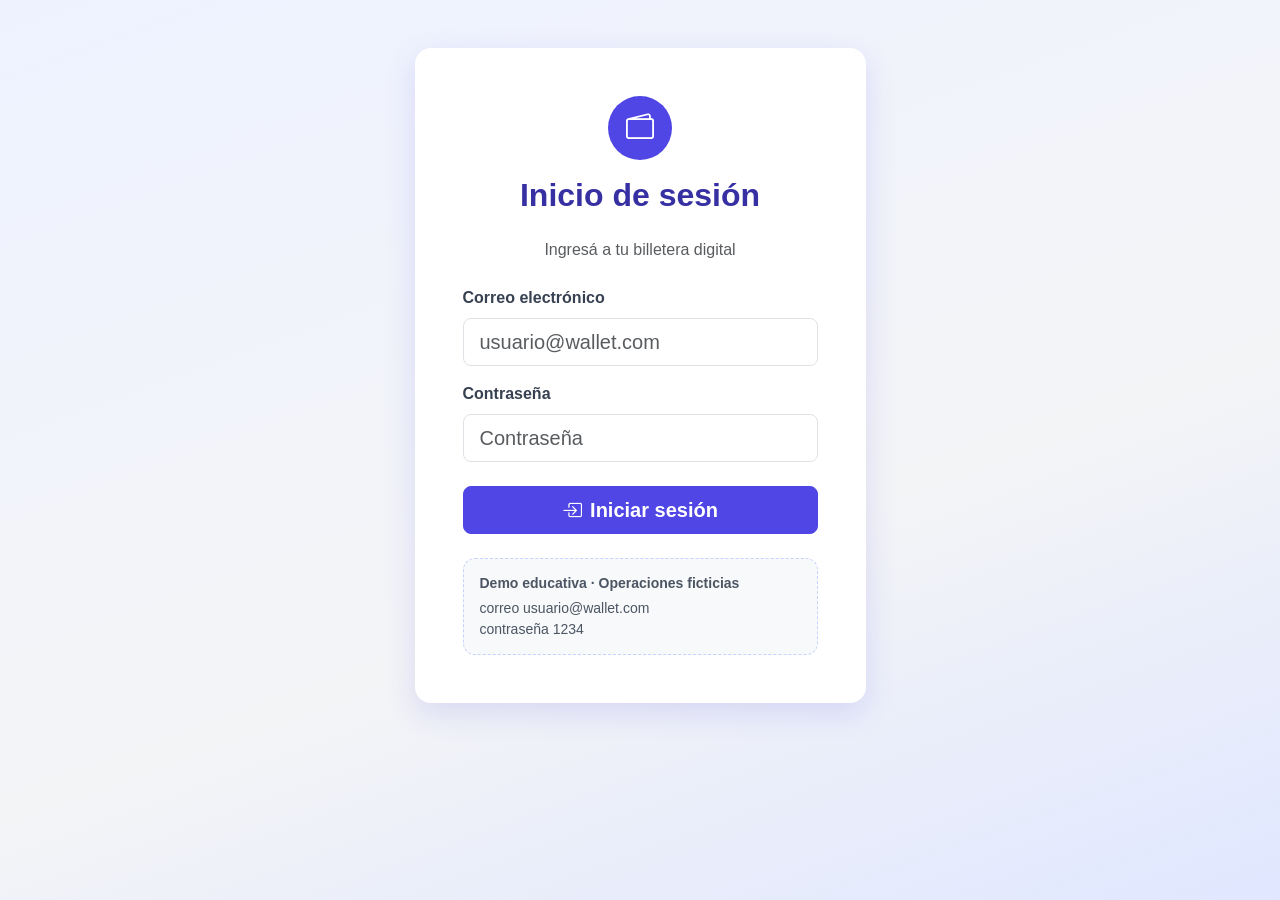
<file: index.html>
<!DOCTYPE html>
<html lang="es">
<head>
    <meta charset="UTF-8">
    <meta name="viewport" content="width=device-width, initial-scale=1.0">
    <title>Alke Wallet</title>

    <meta http-equiv="refresh" content="0; url=login.html">
</head>

<body>
  <noscript><p class="alert alert-warning">Alke Wallet necesita JavaScript para funcionar. Activá JavaScript y recargá la página.</p></noscript>
    <h1>Alke Wallet</h1>
    <p>Ingresando a Alke Wallet...</p>

    <p>
        Si no eres redirigido automáticamente
        <a href="login.html">haz clic aquí</a>
    </p>
</body>
</html>
</file>
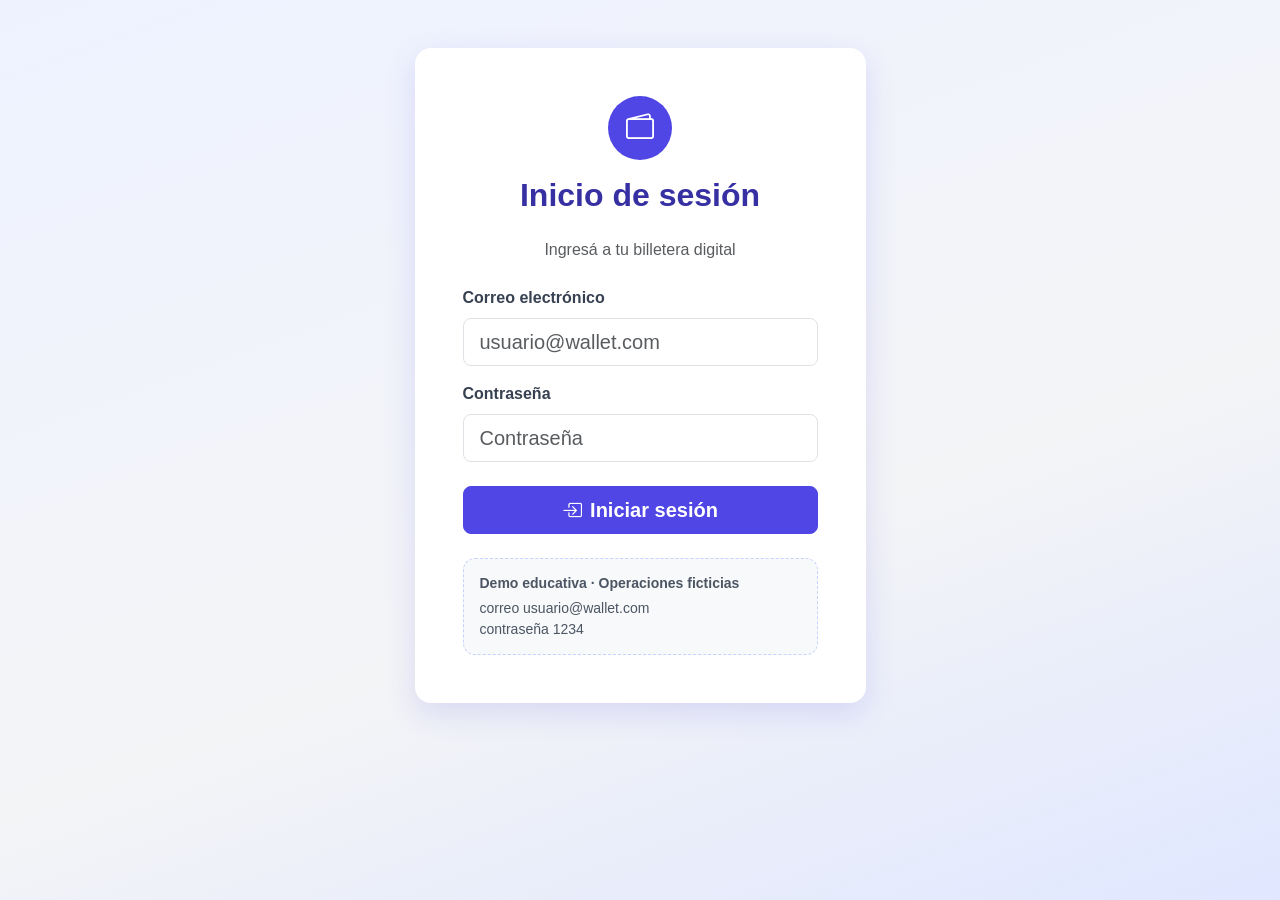
<file: deposit.html>
<!DOCTYPE html>
<html lang="es">
<head>
  <meta charset="UTF-8">
  <meta name="viewport" content="width=device-width, initial-scale=1.0">
  <title>Alke Wallet · Depositar</title>
  <link href="https://cdn.jsdelivr.net/npm/bootstrap@5.3.3/dist/css/bootstrap.min.css" rel="stylesheet">
  <link href="https://cdn.jsdelivr.net/npm/bootstrap-icons@1.11.3/font/bootstrap-icons.css" rel="stylesheet">
  <link href="css/style.css" rel="stylesheet">
</head>
<body>
  <noscript><p class="alert alert-warning">Alke Wallet necesita JavaScript para funcionar. Activá JavaScript y recargá la página.</p></noscript>
  <main class="container py-5" id="contenido">
    <div class="row justify-content-center">
      <div class="col-11 col-sm-8 col-md-6 col-lg-5">
        <div class="wallet-card p-4 p-md-5">
          <div class="d-flex align-items-center mb-4">
            <a href="menu.html" class="btn btn-sm btn-light border me-3" aria-label="Volver al menú">
              <i aria-hidden="true" class="bi bi-arrow-left"></i>
            </a>
            <h1 class="h2 wallet-header mb-0">Depositar</h1>
          </div>

          <p class="text-muted">Ingresá el monto que querés depositar en tu billetera</p>

          <div class="saldo-box mb-4 py-3">
            <div class="saldo-label">Saldo actual</div>
            <div class="saldo-monto fs-3" id="saldoActual">$0,00</div>
          </div>

          <div id="alert-container" aria-live="polite"></div>

          <form id="depositForm" novalidate>
            <div class="mb-3">
              <label for="monto" class="form-label">Monto a depositar</label>
              <div class="input-group input-group-lg">
                <span class="input-group-text">$</span>
                <input type="number" class="form-control" id="monto" placeholder="0,00" min="0.01" max="999999999.99" step="0.01" required>
              </div>
              <div class="invalid-feedback">Ingresá un monto válido mayor a 0</div>
            </div>

            <div class="d-grid mt-4">
              <button type="submit" class="btn btn-wallet-primary btn-lg">
                <i aria-hidden="true" class="bi bi-cash-coin me-2"></i>Realizar depósito
              </button>
            </div>
          </form>

          <div id="depositLegend" class="deposit-legend mt-3 d-none"></div>
        </div>
      </div>
    </div>
  </main>

  <script src="https://code.jquery.com/jquery-3.7.1.min.js"></script>
  <script src="https://cdn.jsdelivr.net/npm/bootstrap@5.3.3/dist/js/bootstrap.bundle.min.js"></script>
  <script src="js/wallet.js"></script>
  <script src="js/script.js"></script>
</body>
</html>
</file>
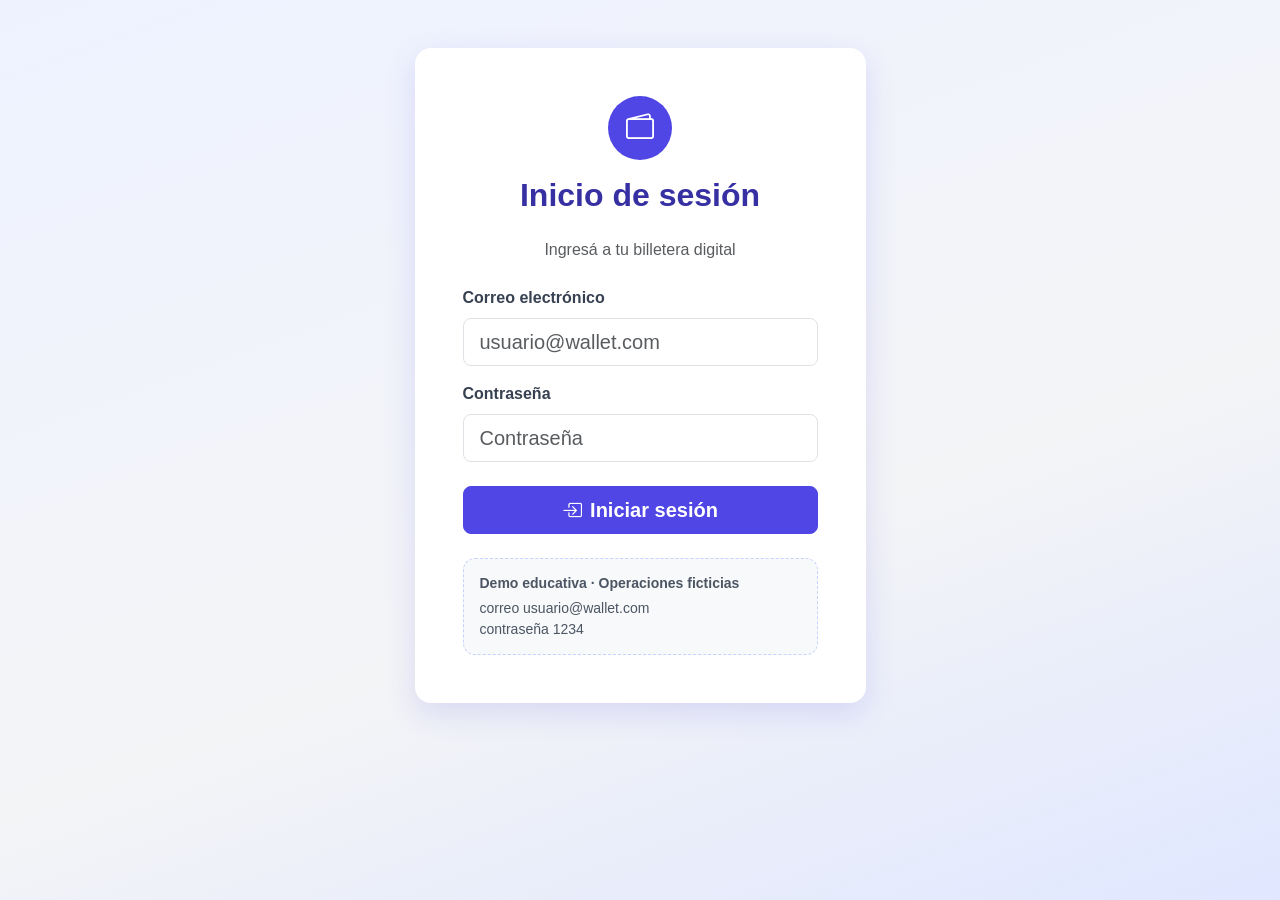
<file: login.html>
<!DOCTYPE html>
<html lang="es">
<head>
  <meta charset="UTF-8">
  <meta name="viewport" content="width=device-width, initial-scale=1.0">
  <title>Alke Wallet · Inicio de sesión</title>
  <link href="https://cdn.jsdelivr.net/npm/bootstrap@5.3.3/dist/css/bootstrap.min.css" rel="stylesheet">
  <link href="https://cdn.jsdelivr.net/npm/bootstrap-icons@1.11.3/font/bootstrap-icons.css" rel="stylesheet">
  <link href="css/style.css" rel="stylesheet">
</head>
<body>
  <noscript><p class="alert alert-warning">Alke Wallet necesita JavaScript para funcionar. Activá JavaScript y recargá la página.</p></noscript>
  <main class="container py-5" id="contenido">
    <div class="row justify-content-center">
      <div class="col-11 col-sm-8 col-md-6 col-lg-5">
        <div class="wallet-card p-4 p-md-5">
          <div class="wallet-icon-circle">
            <i aria-hidden="true" class="bi bi-wallet2"></i>
          </div>

          <h1 class="h2 wallet-header text-center">Inicio de sesión</h1>
          <p class="text-muted text-center mb-4">Ingresá a tu billetera digital</p>

          <div id="loginMensaje" class="alert d-none" role="alert"></div>

          <form id="loginForm" novalidate>
            <div class="mb-3">
              <label for="email" class="form-label">Correo electrónico</label>
              <input type="email" class="form-control form-control-lg" id="email" autocomplete="username" placeholder="usuario@wallet.com" required>
              <div class="invalid-feedback">Ingresá un correo electrónico válido</div>
            </div>

            <div class="mb-3">
              <label for="password" class="form-label">Contraseña</label>
              <input type="password" class="form-control form-control-lg" id="password" autocomplete="current-password" placeholder="Contraseña" required>
              <div class="invalid-feedback">Ingresá tu contraseña</div>
            </div>

            <div class="d-grid mt-4">
              <button type="submit" id="btnLogin" class="btn btn-wallet-primary btn-lg">
                <i aria-hidden="true" class="bi bi-box-arrow-in-right me-2"></i>Iniciar sesión
              </button>
            </div>
          </form>

          <div class="demo-box mt-4">
            <div class="small fw-semibold mb-1">Demo educativa · Operaciones ficticias</div>
            <div class="small">correo usuario@wallet.com</div>
            <div class="small">contraseña 1234</div>
          </div>
        </div>
      </div>
    </div>
  </main>

  <script src="https://code.jquery.com/jquery-3.7.1.min.js"></script>
  <script src="https://cdn.jsdelivr.net/npm/bootstrap@5.3.3/dist/js/bootstrap.bundle.min.js"></script>
  <script src="js/wallet.js"></script>
  <script src="js/script.js"></script>
</body>
</html>
</file>
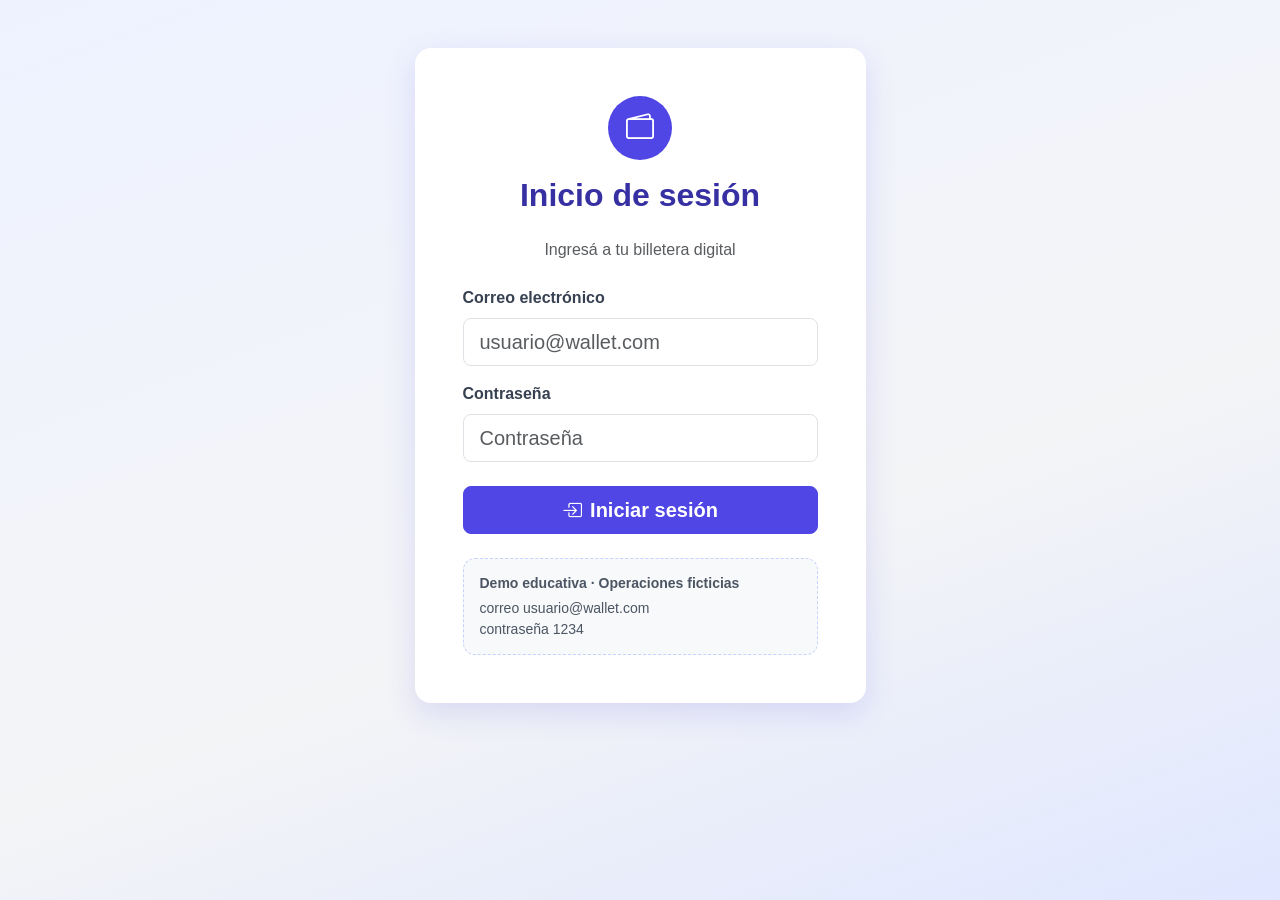
<file: menu.html>
<!DOCTYPE html>
<html lang="es">
<head>
  <meta charset="UTF-8">
  <meta name="viewport" content="width=device-width, initial-scale=1.0">
  <title>Alke Wallet · Menú principal</title>
  <link href="https://cdn.jsdelivr.net/npm/bootstrap@5.3.3/dist/css/bootstrap.min.css" rel="stylesheet">
  <link href="https://cdn.jsdelivr.net/npm/bootstrap-icons@1.11.3/font/bootstrap-icons.css" rel="stylesheet">
  <link href="css/style.css" rel="stylesheet">
</head>
<body>
  <noscript><p class="alert alert-warning">Alke Wallet necesita JavaScript para funcionar. Activá JavaScript y recargá la página.</p></noscript>
  <main class="container py-5" id="contenido">
    <div class="row justify-content-center">
      <div class="col-11 col-sm-9 col-md-7 col-lg-5">
        <div class="wallet-card p-4 p-md-5">
          <div class="d-flex justify-content-between align-items-center mb-4 flex-wrap gap-2">
            <h1 class="h2 wallet-header mb-0">Menú principal</h1>
            <span class="badge rounded-pill text-bg-light border" id="userBadge">
              <i aria-hidden="true" class="bi bi-person-circle me-1"></i><span id="userEmail">Usuario</span>
            </span>
          </div>

          <div class="saldo-box mb-4">
            <div class="saldo-label">Saldo disponible</div>
            <div class="saldo-monto" id="saldoActual">$0,00</div>
          </div>

          <div id="redireccionMensaje" class="alert alert-info py-2 d-none text-center" role="alert"></div>

          <div class="d-grid gap-3">
            <button type="button" id="btnDepositar" class="btn btn-wallet-primary menu-btn">
              <i aria-hidden="true" class="bi bi-plus-circle me-2"></i>Depositar
            </button>
            <button type="button" id="btnRetirar" class="btn btn-wallet-outline menu-btn">
              <i aria-hidden="true" class="bi bi-cash-stack me-2"></i>Retirar dinero
            </button>
            <button type="button" id="btnMenuEnviar" class="btn btn-wallet-outline menu-btn">
              <i aria-hidden="true" class="bi bi-send me-2"></i>Enviar dinero
            </button>
            <button type="button" id="btnRecibir" class="btn btn-wallet-outline menu-btn">
              <i aria-hidden="true" class="bi bi-arrow-down-circle me-2"></i>Recibir dinero
            </button>
            <button type="button" id="btnMovimientos" class="btn btn-wallet-outline menu-btn">
              <i aria-hidden="true" class="bi bi-clock-history me-2"></i>Últimos movimientos
            </button>
          </div>

          <div class="text-center mt-4">
            <a href="login.html" class="wallet-footer-link small" id="logoutLink">
              <i aria-hidden="true" class="bi bi-box-arrow-left me-1"></i>Cerrar sesión
            </a>
          </div>
        </div>
      </div>
    </div>
  </main>

  <script src="https://code.jquery.com/jquery-3.7.1.min.js"></script>
  <script src="https://cdn.jsdelivr.net/npm/bootstrap@5.3.3/dist/js/bootstrap.bundle.min.js"></script>
  <script src="js/wallet.js"></script>
  <script src="js/script.js"></script>
</body>
</html>
</file>
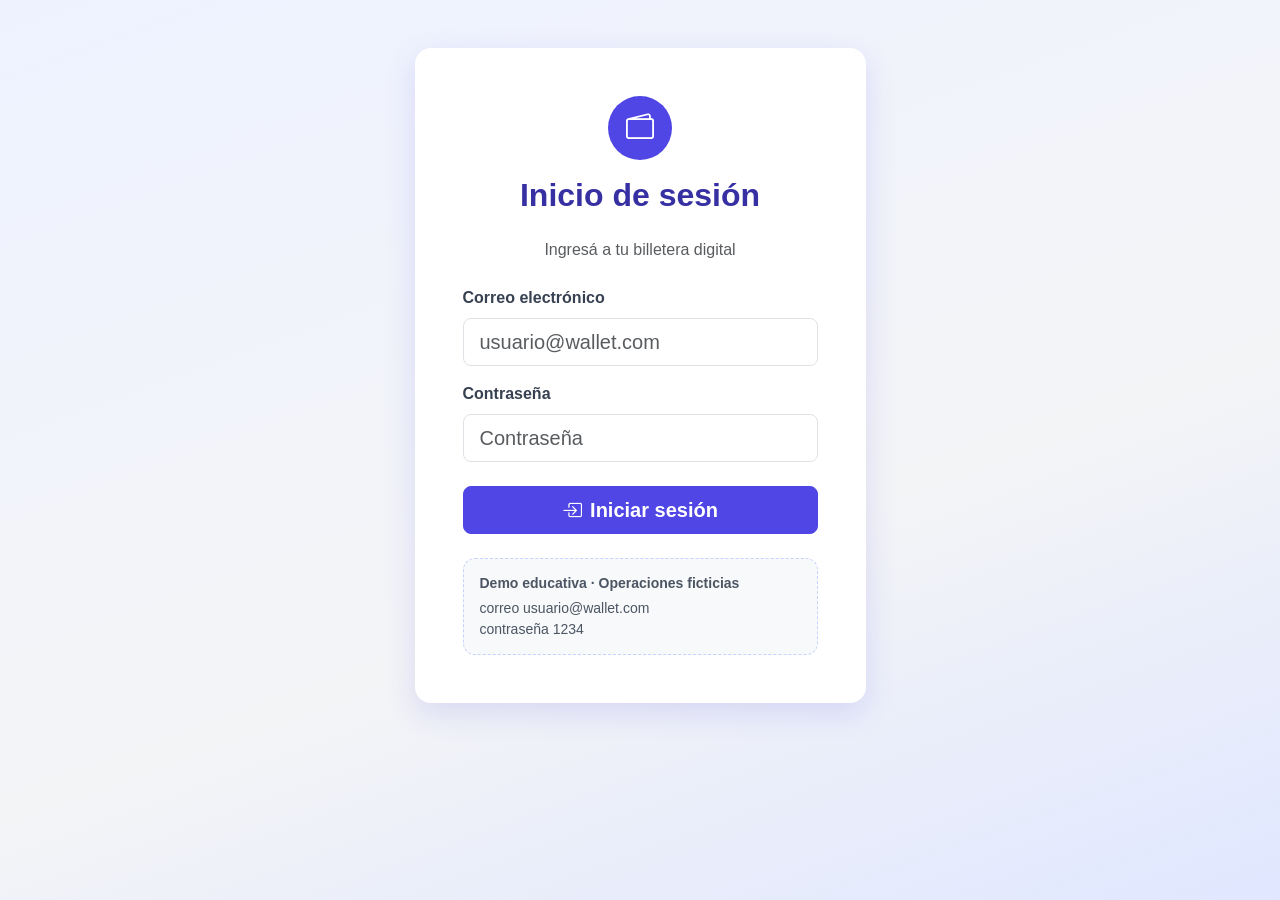
<file: receive.html>
<!DOCTYPE html>
<html lang="es">
<head>
  <meta charset="UTF-8">
  <meta name="viewport" content="width=device-width, initial-scale=1.0">

  <title>Alke Wallet · Recibir dinero</title>

  <link href="https://cdn.jsdelivr.net/npm/bootstrap@5.3.3/dist/css/bootstrap.min.css" rel="stylesheet">
  <link href="https://cdn.jsdelivr.net/npm/bootstrap-icons@1.11.3/font/bootstrap-icons.css" rel="stylesheet">
  <link href="css/style.css" rel="stylesheet">
</head>

<body>
  <noscript><p class="alert alert-warning">Alke Wallet necesita JavaScript para funcionar. Activá JavaScript y recargá la página.</p></noscript>

  <main class="container py-5" id="contenido">

    <div class="row justify-content-center">

      <div class="col-11 col-sm-8 col-md-6 col-lg-5">

        <div class="wallet-card p-4 p-md-5">

          <div class="d-flex align-items-center mb-4">

            <a href="menu.html" class="btn btn-sm btn-light border me-3" aria-label="Volver al menú">
              <i aria-hidden="true" class="bi bi-arrow-left"></i>
            </a>

            <h1 class="h2 wallet-header mb-0">
              Recibir dinero
            </h1>

          </div>

          <p class="text-muted">
            Simulá la recepción de dinero en tu billetera
          </p>

          <div class="saldo-box mb-4 py-3">

            <div class="saldo-label">
              Saldo actual
            </div>

            <div class="saldo-monto fs-3" id="saldoRecepcion">
              $0,00
            </div>

          </div>

          <div id="recepcionAlertContainer" aria-live="polite"></div>

          <form id="recepcionForm" novalidate>

            <div class="mb-3">

              <label for="montoRecepcion" class="form-label">
                Monto a recibir
              </label>

              <div class="input-group input-group-lg">

                <span class="input-group-text">$</span>

                <input
                  type="number"
                  class="form-control"
                  id="montoRecepcion"
                  min="0.01" max="999999999.99"
                  step="0.01"
                  required
                >

              </div>

            </div>

            <div class="d-grid">

              <button type="submit" class="btn btn-wallet-primary btn-lg">

                <i aria-hidden="true" class="bi bi-arrow-down-circle me-2"></i>
                Recibir dinero

              </button>

            </div>

          </form>

        </div>

      </div>

    </div>

  </main>

  <script src="https://code.jquery.com/jquery-3.7.1.min.js"></script>

  <script src="https://cdn.jsdelivr.net/npm/bootstrap@5.3.3/dist/js/bootstrap.bundle.min.js"></script>

  <script src="js/wallet.js"></script>
  <script src="js/script.js"></script>

</body>
</html>
</file>
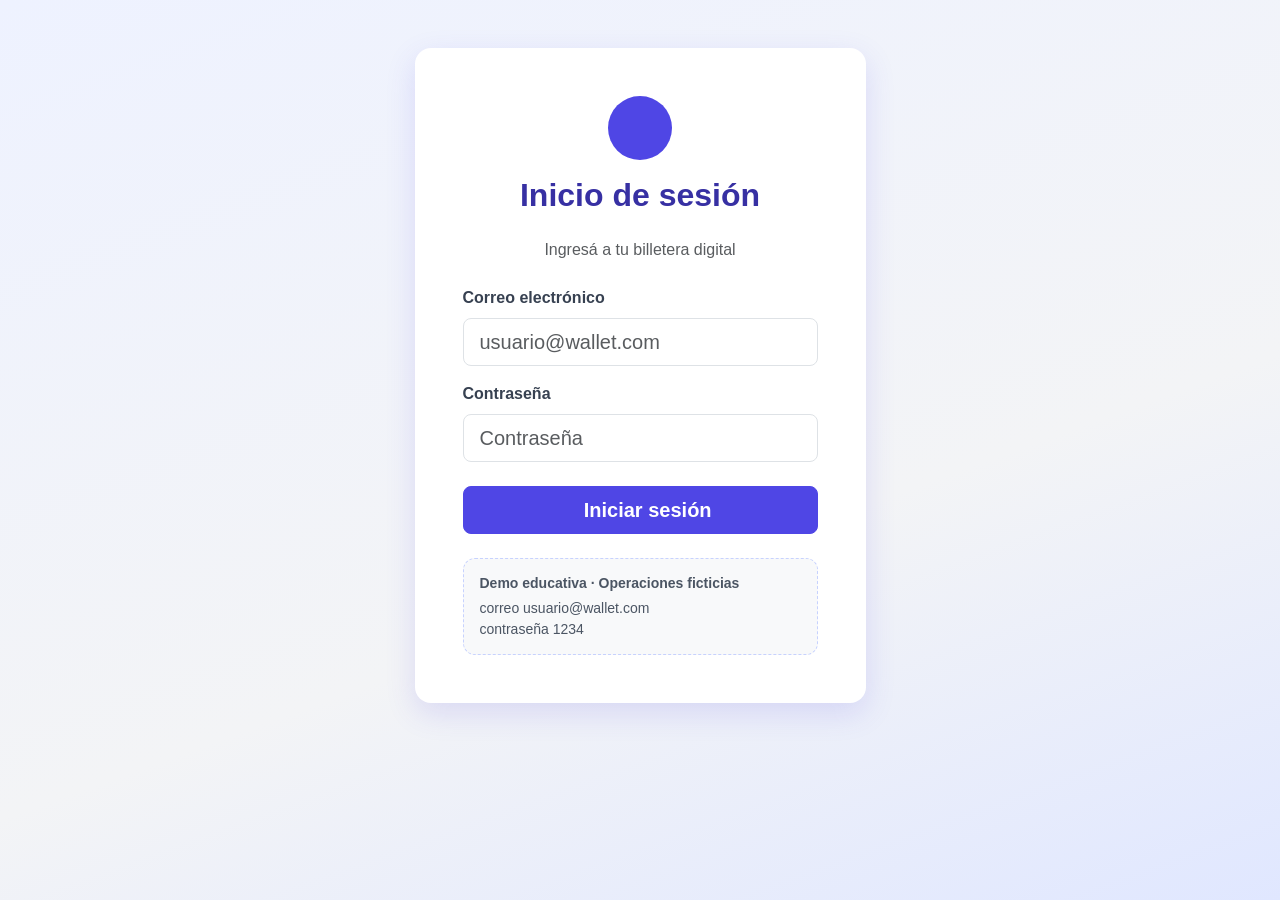
<file: sendmoney.html>
<!DOCTYPE html>
<html lang="es">
<head>
  <meta charset="UTF-8">
  <meta name="viewport" content="width=device-width, initial-scale=1.0">
  <title>Alke Wallet · Enviar dinero</title>
  <link href="https://cdn.jsdelivr.net/npm/bootstrap@5.3.3/dist/css/bootstrap.min.css" rel="stylesheet">
  <link href="https://cdn.jsdelivr.net/npm/bootstrap-icons@1.11.3/font/bootstrap-icons.css" rel="stylesheet">
  <link href="css/style.css" rel="stylesheet">
</head>
<body>
  <noscript><p class="alert alert-warning">Alke Wallet necesita JavaScript para funcionar. Activá JavaScript y recargá la página.</p></noscript>
  <main class="container py-5" id="contenido">
    <div class="row justify-content-center">
      <div class="col-11 col-sm-10 col-md-8 col-lg-6">
        <div class="wallet-card p-4 p-md-5">
          <div class="d-flex align-items-center mb-4">
            <a href="menu.html" class="btn btn-sm btn-light border me-3" aria-label="Volver al menú">
              <i aria-hidden="true" class="bi bi-arrow-left"></i>
            </a>
            <h1 class="h2 wallet-header mb-0">Enviar dinero</h1>
          </div>

          <div class="saldo-mini mb-4">
            saldo disponible <strong id="saldoEnvio">$0,00</strong>
          </div>

          <form id="searchForm" class="mb-3" novalidate>
            <label for="buscarContacto" class="form-label">Buscar en la agenda de transferencias</label>
            <div class="input-group">
              <input type="text" class="form-control" id="buscarContacto" placeholder="Nombre o alias">
              <button class="btn btn-wallet-primary" type="submit">
                <i aria-hidden="true" class="bi bi-search me-1"></i>Buscar
              </button>
            </div>
          </form>

          <div class="d-flex justify-content-end mb-3">
            <button type="button" id="btnMostrarContacto" aria-expanded="false" aria-controls="nuevoContactoContainer" class="btn btn-wallet-outline btn-sm">
              <i aria-hidden="true" class="bi bi-person-plus me-1"></i>Agregar nuevo contacto
            </button>
          </div>

          <div id="nuevoContactoContainer" class="contact-form-box mb-4" style="display:none">
            <h2 class="h5 mb-3">Nuevo contacto</h2>
            <div id="contactoAlertContainer" aria-live="polite"></div>
            <form id="nuevoContactoForm" novalidate>
              <div class="mb-3">
                <label for="contactoNombre" class="form-label">Nombre y apellido</label>
                <input type="text" class="form-control" id="contactoNombre" maxlength="100" required>
                <div class="invalid-feedback">Ingresá el nombre del contacto</div>
              </div>

              <div class="mb-3">
                <label for="contactoCbu" class="form-label">Número de CBU</label>
                <input type="text" class="form-control" id="contactoCbu" pattern="[0-9]{22}" inputmode="numeric" maxlength="22" placeholder="22 dígitos" required>
                <div class="invalid-feedback">El CBU debe tener exactamente 22 números</div>
              </div>

              <div class="mb-3">
                <label for="contactoAlias" class="form-label">Alias</label>
                <input type="text" class="form-control" id="contactoAlias" maxlength="100" required>
                <div class="invalid-feedback">Ingresá un alias</div>
              </div>

              <div class="mb-3">
                <label for="contactoBanco" class="form-label">Banco</label>
                <input type="text" class="form-control" id="contactoBanco" maxlength="100" required>
                <div class="invalid-feedback">Ingresá el banco</div>
              </div>

              <div class="d-flex gap-2 justify-content-end">
                <button type="button" id="btnCancelarContacto" class="btn btn-light">Cancelar</button>
                <button type="submit" class="btn btn-wallet-primary">Guardar contacto</button>
              </div>
            </form>
          </div>

          <h2 class="h6 text-muted mb-2">Agenda de contactos</h2>
          <div id="listaContactos" class="list-group mb-3"></div>
          <p id="sinResultados" class="text-muted small d-none">No se encontraron contactos con ese criterio</p>

          <div id="contactoSeleccionadoBox" class="border rounded-3 p-3 mb-3 d-none selected-contact-box">
            <div class="small text-muted mb-1">Contacto seleccionado</div>
            <div class="fw-semibold" id="contactoSeleccionadoNombre">—</div>
            <div class="text-muted small mb-3" id="contactoSeleccionadoAlias">—</div>

            <form id="enviarDineroForm" novalidate>
              <div class="mb-3">
                <label for="montoEnvio" class="form-label">Monto a enviar</label>
                <div class="input-group">
                  <span class="input-group-text">$</span>
                  <input type="number" class="form-control" id="montoEnvio" min="0.01" max="999999999.99" step="0.01" required>
                </div>
              </div>

              <div class="d-grid">
                <button type="submit" id="btnEnviarDinero" class="btn btn-wallet-primary">
                  <i aria-hidden="true" class="bi bi-send-fill me-2"></i>Enviar dinero
                </button>
              </div>
            </form>
          </div>

          <div id="envioConfirmacion" class="alert d-none mt-3" role="alert"></div>
        </div>
      </div>
    </div>
  </main>

  <script src="https://code.jquery.com/jquery-3.7.1.min.js"></script>
  <script src="https://cdn.jsdelivr.net/npm/bootstrap@5.3.3/dist/js/bootstrap.bundle.min.js"></script>
  <script src="js/wallet.js"></script>
  <script src="js/script.js"></script>
</body>
</html>
</file>
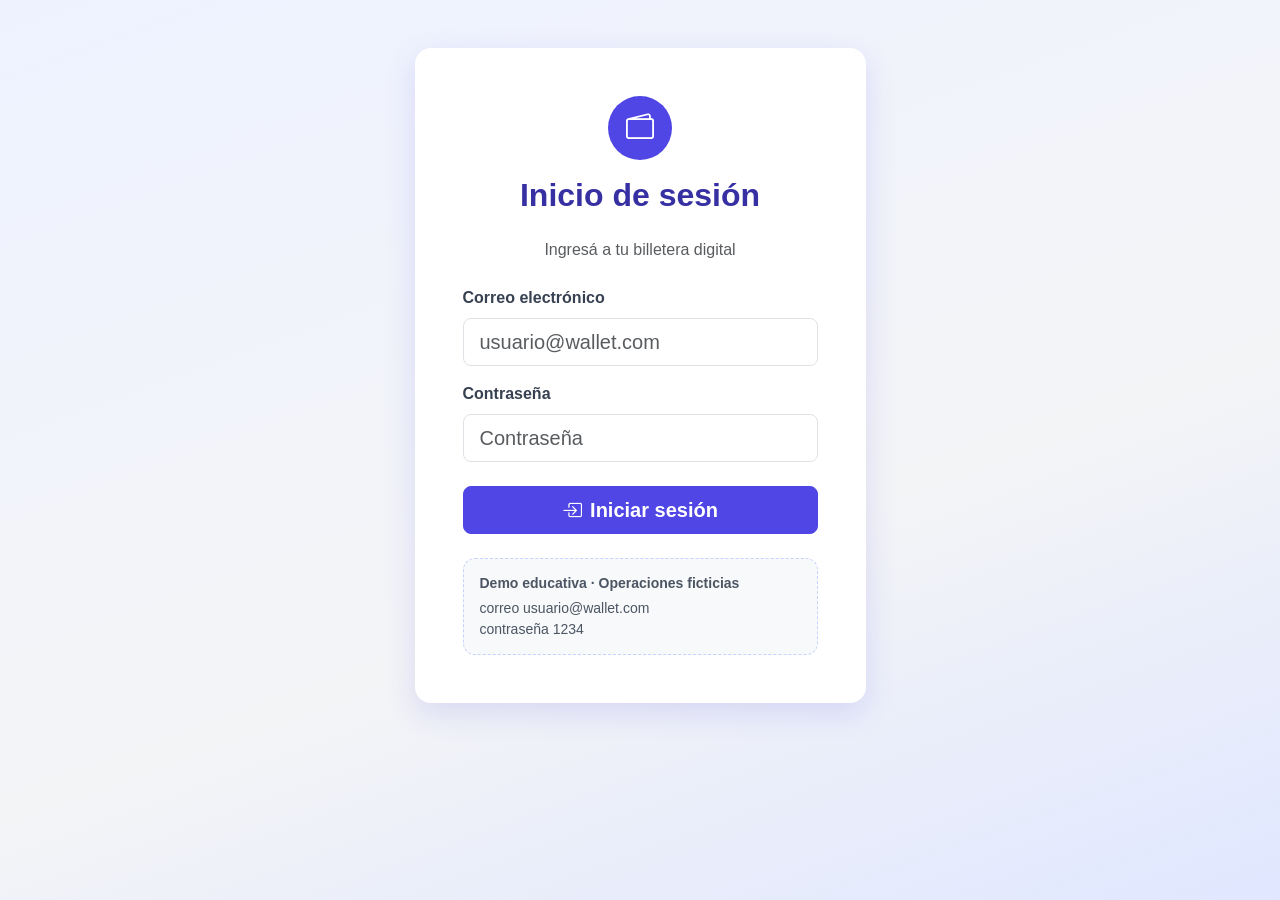
<file: transactions.html>
<!DOCTYPE html>
<html lang="es">
<head>
  <meta charset="UTF-8">
  <meta name="viewport" content="width=device-width, initial-scale=1.0">
  <title>Alke Wallet · Últimos movimientos</title>
  <link href="https://cdn.jsdelivr.net/npm/bootstrap@5.3.3/dist/css/bootstrap.min.css" rel="stylesheet">
  <link href="https://cdn.jsdelivr.net/npm/bootstrap-icons@1.11.3/font/bootstrap-icons.css" rel="stylesheet">
  <link href="css/style.css" rel="stylesheet">
</head>
<body>
  <noscript><p class="alert alert-warning">Alke Wallet necesita JavaScript para funcionar. Activá JavaScript y recargá la página.</p></noscript>
  <main class="container py-5" id="contenido">
    <div class="row justify-content-center">
      <div class="col-11 col-sm-10 col-md-8 col-lg-6">
        <div class="wallet-card p-4 p-md-5">
          <div class="d-flex align-items-center mb-4">
            <a href="menu.html" class="btn btn-sm btn-light border me-3" aria-label="Volver al menú">
              <i aria-hidden="true" class="bi bi-arrow-left"></i>
            </a>
            <h1 class="h2 wallet-header mb-0">Últimos movimientos</h1>
          </div>

          <form id="filtroForm" class="mb-4">
            <label for="filtroTipo" class="form-label">Filtrar por tipo de movimiento</label>
            <select id="filtroTipo" class="form-select">
              <option value="todos">Todos los movimientos</option>
              <option value="compra">Compra</option>
              <option value="deposito">Depósito</option>
              <option value="retiro">Retiro</option>
              <option value="transferencia_recibida">Transferencia recibida</option>
              <option value="transferencia_enviada">Transferencia enviada</option>
            </select>
          </form>

          <div id="listaMovimientos" class="list-group mb-4"></div>
          <p id="sinMovimientos" class="text-muted text-center d-none">No hay movimientos para el filtro seleccionado</p>

          <div class="d-grid">
            <a href="menu.html" class="btn btn-wallet-primary btn-lg">
              <i aria-hidden="true" class="bi bi-house-door me-2"></i>Volver al Menú principal
            </a>
          </div>
        </div>
      </div>
    </div>
  </main>

  <script src="https://code.jquery.com/jquery-3.7.1.min.js"></script>
  <script src="https://cdn.jsdelivr.net/npm/bootstrap@5.3.3/dist/js/bootstrap.bundle.min.js"></script>
  <script src="js/wallet.js"></script>
  <script src="js/script.js"></script>
</body>
</html>
</file>
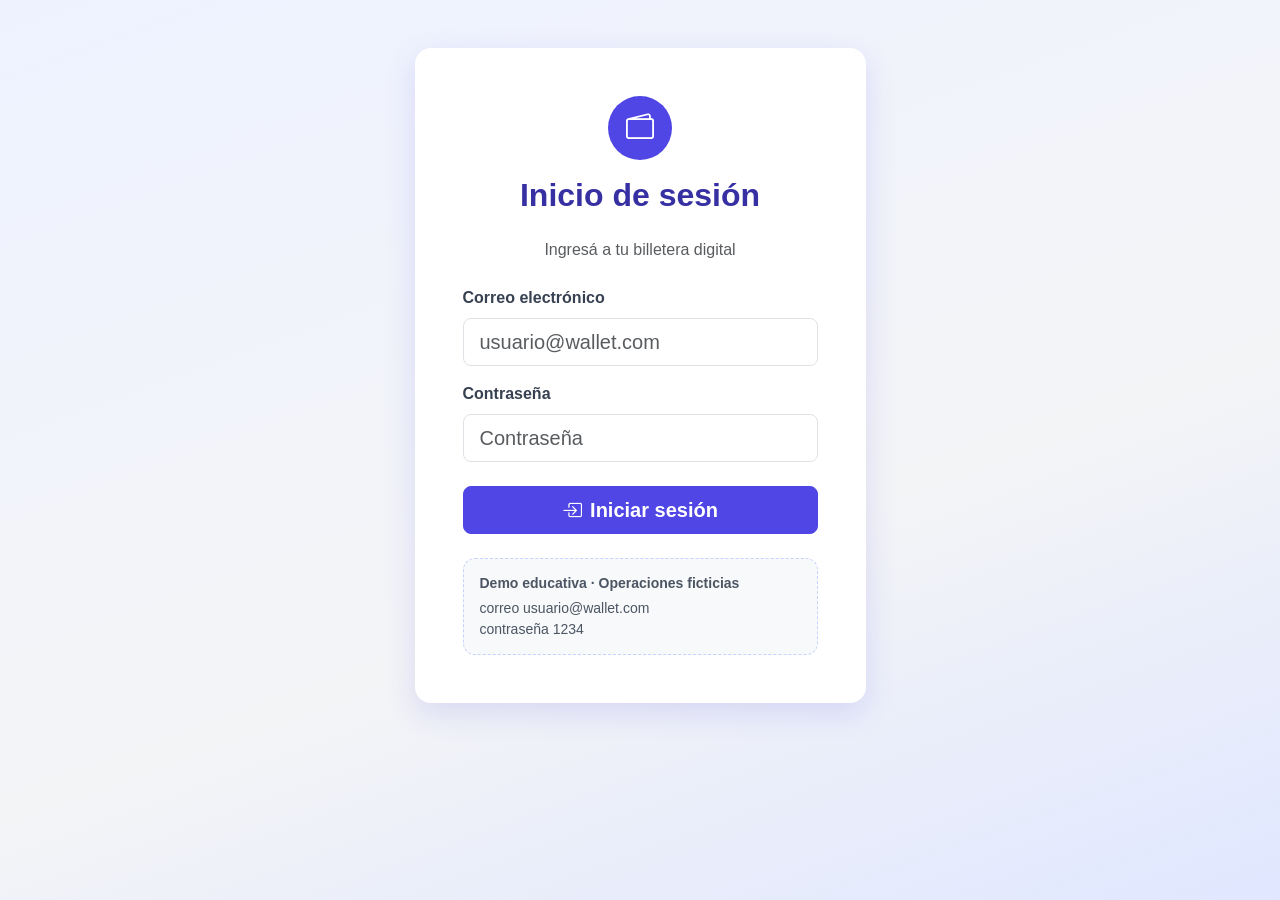
<file: withdraw.html>
<!DOCTYPE html>
<html lang="es">
<head>
  <meta charset="UTF-8">
  <meta name="viewport" content="width=device-width, initial-scale=1.0">
  <title>Alke Wallet · Retirar</title>

  <link href="https://cdn.jsdelivr.net/npm/bootstrap@5.3.3/dist/css/bootstrap.min.css" rel="stylesheet">
  <link href="https://cdn.jsdelivr.net/npm/bootstrap-icons@1.11.3/font/bootstrap-icons.css" rel="stylesheet">
  <link href="css/style.css" rel="stylesheet">
</head>

<body>
  <noscript><p class="alert alert-warning">Alke Wallet necesita JavaScript para funcionar. Activá JavaScript y recargá la página.</p></noscript>

  <main class="container py-5" id="contenido">

    <div class="row justify-content-center">

      <div class="col-11 col-sm-8 col-md-6 col-lg-5">

        <div class="wallet-card p-4 p-md-5">

          <div class="d-flex align-items-center mb-4">

            <a href="menu.html" class="btn btn-sm btn-light border me-3" aria-label="Volver al menú">
              <i aria-hidden="true" class="bi bi-arrow-left"></i>
            </a>

            <h1 class="h2 wallet-header mb-0">Retirar dinero</h1>

          </div>

          <p class="text-muted">
            Ingresá el monto que querés retirar de tu billetera
          </p>

          <div class="saldo-box mb-4 py-3">

            <div class="saldo-label">
              Saldo disponible
            </div>

            <div class="saldo-monto fs-3" id="saldoRetiro">
              $0,00
            </div>

          </div>

          <div id="retiroAlertContainer" aria-live="polite"></div>

          <form id="retiroForm" novalidate>

            <div class="mb-3">

              <label for="montoRetiro" class="form-label">
                Monto a retirar
              </label>

              <div class="input-group input-group-lg">

                <span class="input-group-text">$</span>

                <input
                  type="number"
                  class="form-control"
                  id="montoRetiro"
                  min="0.01" max="999999999.99"
                  step="0.01"
                  required
                >

              </div>

            </div>

            <div class="d-grid">

              <button type="submit" class="btn btn-wallet-primary btn-lg">

                <i aria-hidden="true" class="bi bi-cash-stack me-2"></i>
                Realizar retiro

              </button>

            </div>

          </form>

        </div>

      </div>

    </div>

  </main>

  <script src="https://code.jquery.com/jquery-3.7.1.min.js"></script>

  <script src="https://cdn.jsdelivr.net/npm/bootstrap@5.3.3/dist/js/bootstrap.bundle.min.js"></script>

  <script src="js/wallet.js"></script>
  <script src="js/script.js"></script>

</body>
</html>
</file>
<file: css/style.css>
/* ============================================
   Estilos generales - Billetera Digital
   ============================================ */

:root {
  --wallet-primary: #4f46e5;
  --wallet-primary-dark: #3730a3;
  --wallet-accent: #22c55e;
  --wallet-bg: #f3f4f6;
  --wallet-card-radius: 1rem;
}

body {
  background: linear-gradient(160deg, #eef2ff 0%, #f3f4f6 60%, #e0e7ff 100%);
  min-height: 100vh;
  font-family: "Segoe UI", Roboto, Arial, sans-serif;
  color: #1f2937;
}

.wallet-card {
  background: #ffffff;
  border: none;
  border-radius: var(--wallet-card-radius);
  box-shadow: 0 10px 30px rgba(79, 70, 229, 0.15);
}

.wallet-header {
  color: var(--wallet-primary-dark);
  font-weight: 700;
  margin-bottom: 1.5rem;
}

.wallet-icon-circle {
  width: 64px;
  height: 64px;
  border-radius: 50%;
  background: var(--wallet-primary);
  color: #fff;
  display: flex;
  align-items: center;
  justify-content: center;
  font-size: 1.75rem;
  margin: 0 auto 1rem auto;
}

.btn-wallet-primary {
  background-color: var(--wallet-primary);
  border-color: var(--wallet-primary);
  color: #fff;
  font-weight: 600;
}

.btn-wallet-primary:hover {
  background-color: var(--wallet-primary-dark);
  border-color: var(--wallet-primary-dark);
  color: #fff;
}

.btn-wallet-outline {
  border: 2px solid var(--wallet-primary);
  color: var(--wallet-primary-dark);
  font-weight: 600;
  background: #fff;
}

.btn-wallet-outline:hover {
  background: var(--wallet-primary);
  color: #fff;
}

.saldo-box {
  background: linear-gradient(135deg, var(--wallet-primary) 0%, #6366f1 100%);
  color: #fff;
  border-radius: var(--wallet-card-radius);
  padding: 1.75rem;
  text-align: center;
  box-shadow: 0 8px 20px rgba(79, 70, 229, 0.35);
}

.saldo-box .saldo-label {
  font-size: 0.9rem;
  opacity: 0.85;
  text-transform: uppercase;
  letter-spacing: 0.05em;
}

.saldo-box .saldo-monto {
  font-size: 2.25rem;
  font-weight: 800;
}

.menu-btn {
  padding: 1.1rem;
  border-radius: 0.9rem;
  font-size: 1.05rem;
}

.list-group-item-transaction {
  border-radius: 0.75rem !important;
  margin-bottom: 0.6rem;
  border: 1px solid #e5e7eb !important;
  transition: transform 0.15s ease, box-shadow 0.15s ease;
}

.list-group-item-transaction:hover {
  transform: translateY(-2px);
  box-shadow: 0 6px 14px rgba(0, 0, 0, 0.08);
}

.movement-amount-positive {
  color: var(--wallet-accent);
  font-weight: 700;
}

.movement-amount-negative {
  color: #ef4444;
  font-weight: 700;
}

.contact-item {
  cursor: pointer;
  border-radius: 0.75rem !important;
  border: 1px solid #e5e7eb !important;
}

.contact-item:hover {
  background-color: #eef2ff;
}

.contact-item.active {
  background-color: #eef2ff;
  border-color: var(--wallet-primary) !important;
}

.contact-item.active .select-check {
  display: inline-block !important;
}

.form-label {
  font-weight: 600;
  color: #374151;
}

.wallet-footer-link {
  color: var(--wallet-primary);
  text-decoration: none;
  font-weight: 600;
}

.wallet-footer-link:hover {
  text-decoration: underline;
}

/* ============================================
   Elementos agregados para la actividad jQuery
   ============================================ */
.demo-box {
  background: #f8f9fa;
  border: 1px dashed #c7d2fe;
  border-radius: 0.75rem;
  padding: 0.85rem 1rem;
  color: #4b5563;
}

.deposit-legend {
  background: #eef2ff;
  border: 1px solid #c7d2fe;
  color: #3730a3;
  border-radius: 0.75rem;
  padding: 0.85rem 1rem;
}

.saldo-mini {
  background: #f8fafc;
  border: 1px solid #e5e7eb;
  border-radius: 0.75rem;
  padding: 0.85rem 1rem;
  display: flex;
  justify-content: space-between;
  gap: 1rem;
}

.contact-form-box {
  background: #f8fafc;
  border: 1px solid #e5e7eb;
  border-radius: 1rem;
  padding: 1rem;
}

.selected-contact-box {
  background: #eef2ff;
}

.contact-avatar,
.transaction-icon {
  width: 42px;
  height: 42px;
  font-size: 1rem;
  margin: 0 12px 0 0;
  flex: 0 0 42px;
}

.positive-icon {
  background: #22c55e;
}

.negative-icon {
  background: #ef4444;
}

@media (max-width: 575.98px) {
  .saldo-box .saldo-monto {
    font-size: 1.8rem;
  }

  .list-group-item-transaction {
    align-items: flex-start !important;
    gap: 0.75rem;
  }
}

/* Accesibilidad y contenido largo sin cambiar la identidad de la billetera. */
:focus-visible {
  outline: 3px solid var(--wallet-primary-dark);
  outline-offset: 3px;
}
.btn-wallet-primary:focus-visible {
  color: #fff;
  background: var(--wallet-primary-dark);
}
.btn-wallet-primary:disabled {
  color: #fff;
  background: var(--wallet-primary-dark);
  border-color: var(--wallet-primary-dark);
}
.contact-item.active { color: #1f2937; }
.movement-amount-positive { color: #15803d; }
.movement-amount-negative { color: #b91c1c; }
.contact-details, .movement-details, .movement-details > div:last-child {
  min-width: 0;
  overflow-wrap: anywhere;
}
.contact-item > div { min-width: 0; }
.saldo-monto, .saldo-mini, #userBadge, #contactoSeleccionadoBox {
  overflow-wrap: anywhere;
  white-space: normal;
}
@media (max-width: 575.98px) {
  .saldo-mini { flex-wrap: wrap; }
  .list-group-item-transaction { flex-wrap: wrap; }
  .list-group-item-transaction > div:last-child { margin-left: auto; }
}
@media (prefers-reduced-motion: reduce) {
  *, *::before, *::after { transition: none !important; }
}
</file>
